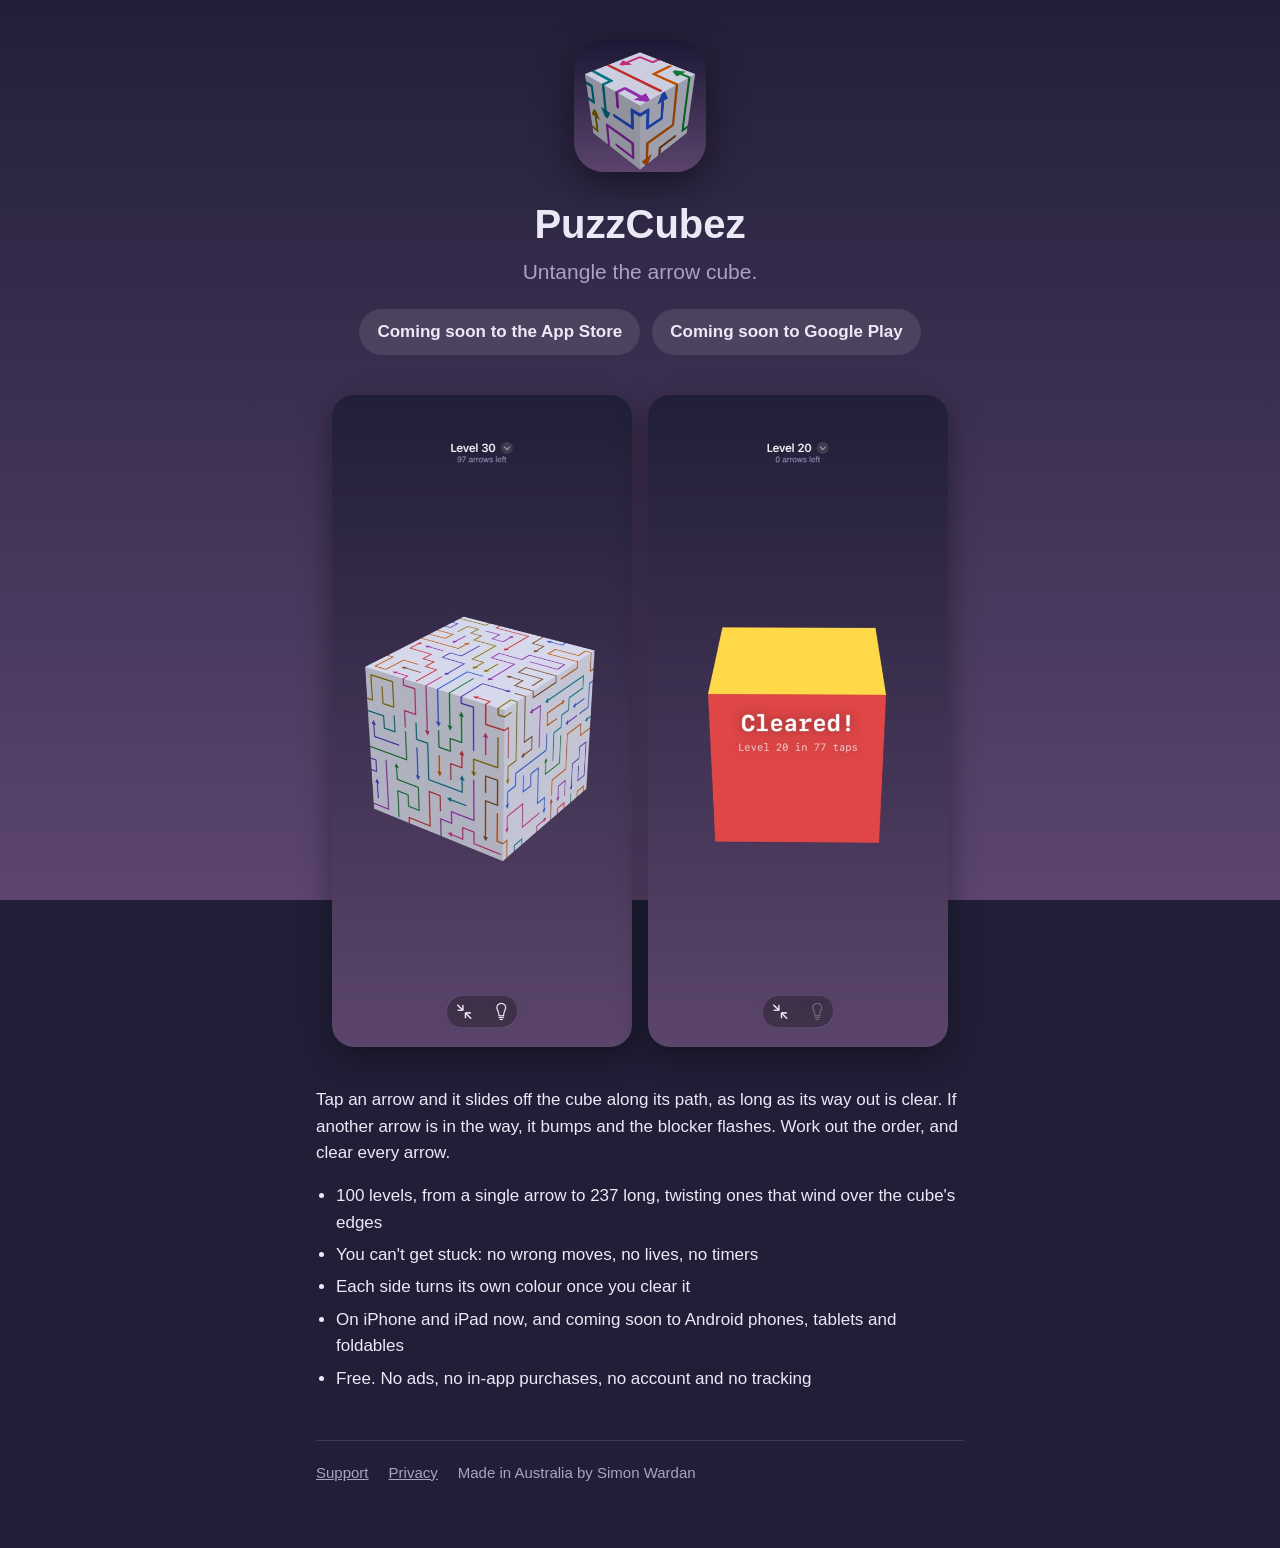
<file: site/index.html>
<!doctype html>
<html lang="en">
<head>
<meta charset="utf-8">
<meta name="viewport" content="width=device-width, initial-scale=1">
<title>PuzzCubez</title>
<meta name="description" content="A cube of arrows to untangle, 100 levels deep. Free: no ads, no lives, no timers.">
<link rel="icon" href="favicon.png">
<link rel="apple-touch-icon" href="apple-touch-icon.png">
<link rel="stylesheet" href="style.css">
</head>
<body>
<main>
<section class="hero">
<img class="icon" src="icon.png" alt="The PuzzCubez icon: a pale cube covered in coloured arrows">
<h1>PuzzCubez</h1>
<p class="tagline">Untangle the arrow cube.</p>
<div class="stores">
<a class="store" id="store" href="https://apps.apple.com/app/id6826485437" hidden><img src="app-store-badge.svg" alt="Download on the App Store" width="162" height="54"></a>
<span class="badge" id="soon">Coming soon to the App Store</span>
<span class="badge">Coming soon to Google Play</span>
</div>
</section>
<div class="shots">
<img src="1-twisty.jpg" alt="A level: a cube covered in twisting coloured arrows" width="552" height="1200">
<img src="3-finish.jpg" alt="A cleared level: each side of the cube in its own colour" width="552" height="1200">
</div>
<p>Tap an arrow and it slides off the cube along its path, as long as its way out is clear. If another arrow is in the way, it bumps and the blocker flashes. Work out the order, and clear every arrow.</p>
<ul class="features">
<li>100 levels, from a single arrow to 237 long, twisting ones that wind over the cube's edges</li>
<li>You can't get stuck: no wrong moves, no lives, no timers</li>
<li>Each side turns its own colour once you clear it</li>
<li>On iPhone and iPad now, and coming soon to Android phones, tablets and foldables</li>
<li>Free. No ads, no in-app purchases, no account and no tracking</li>
</ul>
<footer>
<a href="support">Support</a>
<a href="privacy">Privacy</a>
<span>Made in Australia by Simon Wardan</span>
</footer>
</main>
<script>
Promise.any(["us", "au"].map((country) =>
  fetch(`https://itunes.apple.com/lookup?id=6826485437&country=${country}`)
    .then((response) => response.json())
    .then((found) => found.resultCount > 0 || Promise.reject())
)).then(() => {
  document.getElementById("store").hidden = false;
  document.getElementById("soon").hidden = true;
}, () => {});
</script>
</body>
</html>
</file>
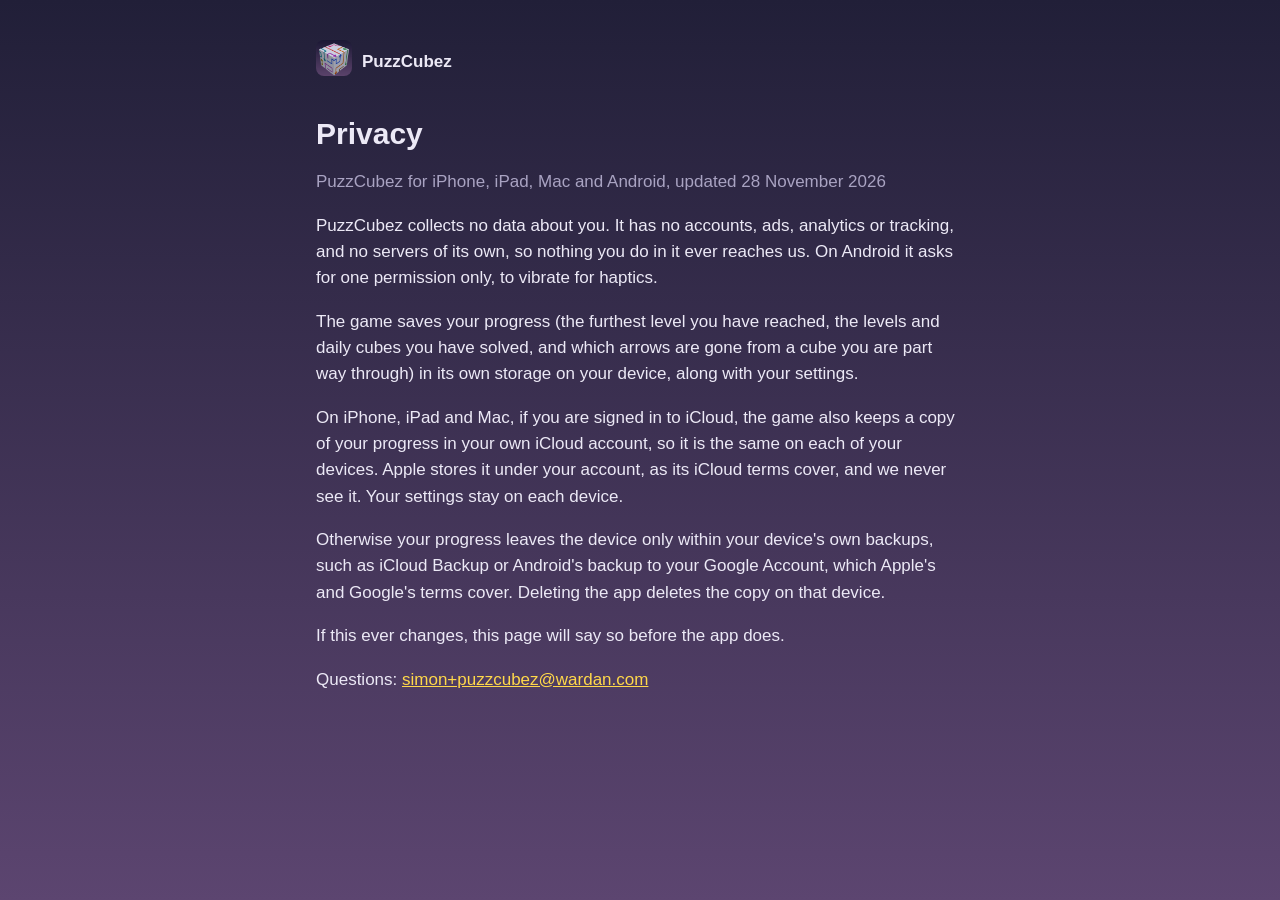
<file: site/privacy.html>
<!doctype html>
<html lang="en">
<head>
<meta charset="utf-8">
<meta name="viewport" content="width=device-width, initial-scale=1">
<title>PuzzCubez Privacy</title>
<link rel="icon" href="favicon.png">
<link rel="apple-touch-icon" href="apple-touch-icon.png">
<link rel="stylesheet" href="style.css">
</head>
<body>
<main>
<header class="bar"><a href="./"><img src="icon.png" alt=""></a><a href="./">PuzzCubez</a></header>
<h1>Privacy</h1>
<p class="muted">PuzzCubez for iPhone, iPad, Mac and Android, updated 28 November 2026</p>
<p>PuzzCubez collects no data about you. It has no accounts, ads, analytics or tracking, and no servers of its own, so nothing you do in it ever reaches us. On Android it asks for one permission only, to vibrate for haptics.</p>
<p>The game saves your progress (the furthest level you have reached, the levels and daily cubes you have solved, and which arrows are gone from a cube you are part way through) in its own storage on your device, along with your settings.</p>
<p>On iPhone, iPad and Mac, if you are signed in to iCloud, the game also keeps a copy of your progress in your own iCloud account, so it is the same on each of your devices. Apple stores it under your account, as its iCloud terms cover, and we never see it. Your settings stay on each device.</p>
<p>Otherwise your progress leaves the device only within your device's own backups, such as iCloud Backup or Android's backup to your Google Account, which Apple's and Google's terms cover. Deleting the app deletes the copy on that device.</p>
<p>If this ever changes, this page will say so before the app does.</p>
<p>Questions: <a href="mailto:simon+puzzcubez@wardan.com">simon+puzzcubez@wardan.com</a></p>
</main>
</body>
</html>
</file>
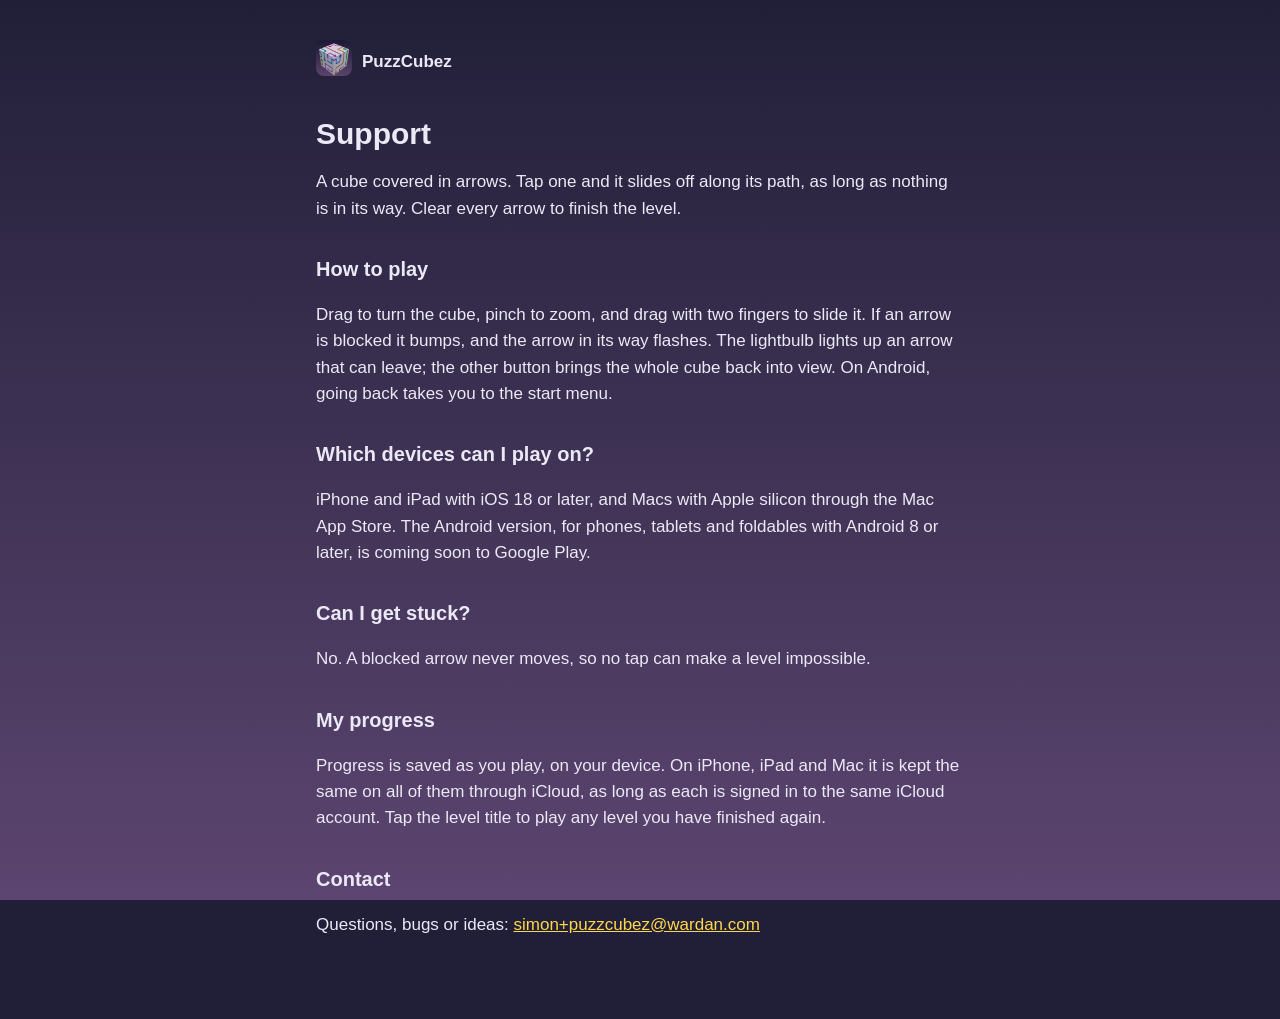
<file: site/support.html>
<!doctype html>
<html lang="en">
<head>
<meta charset="utf-8">
<meta name="viewport" content="width=device-width, initial-scale=1">
<title>PuzzCubez Support</title>
<link rel="icon" href="favicon.png">
<link rel="apple-touch-icon" href="apple-touch-icon.png">
<link rel="stylesheet" href="style.css">
</head>
<body>
<main>
<header class="bar"><a href="./"><img src="icon.png" alt=""></a><a href="./">PuzzCubez</a></header>
<h1>Support</h1>
<p>A cube covered in arrows. Tap one and it slides off along its path, as long as nothing is in its way. Clear every arrow to finish the level.</p>
<h2>How to play</h2>
<p>Drag to turn the cube, pinch to zoom, and drag with two fingers to slide it. If an arrow is blocked it bumps, and the arrow in its way flashes. The lightbulb lights up an arrow that can leave; the other button brings the whole cube back into view. On Android, going back takes you to the start menu.</p>
<h2>Which devices can I play on?</h2>
<p>iPhone and iPad with iOS 18 or later, and Macs with Apple silicon through the Mac App Store. The Android version, for phones, tablets and foldables with Android 8 or later, is coming soon to Google Play.</p>
<h2>Can I get stuck?</h2>
<p>No. A blocked arrow never moves, so no tap can make a level impossible.</p>
<h2>My progress</h2>
<p>Progress is saved as you play, on your device. On iPhone, iPad and Mac it is kept the same on all of them through iCloud, as long as each is signed in to the same iCloud account. Tap the level title to play any level you have finished again.</p>
<h2>Contact</h2>
<p>Questions, bugs or ideas: <a href="mailto:simon+puzzcubez@wardan.com">simon+puzzcubez@wardan.com</a></p>
</main>
</body>
</html>
</file>
<file: site/style.css>
:root {
  color-scheme: dark;
  --sky-top: #211f38;
  --sky-bottom: #5c4570;
  --text: #ece9f6;
  --muted: #a9a3c2;
  --accent: #ffd84a;
}
* { box-sizing: border-box; }
html { background: var(--sky-top); }
body {
  margin: 0;
  min-height: 100vh;
  background: linear-gradient(var(--sky-top), var(--sky-bottom)) fixed;
  color: var(--text);
  font: 17px/1.55 -apple-system, BlinkMacSystemFont, "Helvetica Neue", Helvetica, Arial, sans-serif;
}
main { max-width: 680px; margin: 0 auto; padding: 40px 16px 64px; }
a { color: var(--accent); }
header.bar { display: flex; align-items: center; gap: 10px; margin-bottom: 32px; }
header.bar img { width: 36px; height: 36px; border-radius: 8px; }
header.bar a { color: var(--text); text-decoration: none; font-weight: 600; }
h1 { font-size: 30px; line-height: 1.2; margin: 0 0 8px; }
h2 { font-size: 20px; margin: 32px 0 8px; }
p.muted, .muted { color: var(--muted); }
.hero { text-align: center; }
.hero img.icon { width: 132px; height: 132px; border-radius: 30px; box-shadow: 0 12px 40px rgba(0, 0, 0, 0.45); }
.hero h1 { font-size: 40px; margin-top: 20px; }
.hero .tagline { font-size: 21px; color: var(--muted); margin: 0 0 20px; }
.stores { display: flex; flex-wrap: wrap; justify-content: center; align-items: center; gap: 12px; }
.store img { display: block; height: 54px; width: auto; }
[hidden] { display: none !important; }
.badge { display: inline-block; padding: 10px 18px; border-radius: 999px; background: rgba(255, 255, 255, 0.1); color: var(--text); font-weight: 600; }
.shots { display: flex; gap: 16px; justify-content: center; margin: 40px 0; }
.shots img { width: calc(50% - 8px); max-width: 300px; height: auto; border-radius: 22px; box-shadow: 0 10px 32px rgba(0, 0, 0, 0.4); }
ul.features { padding-left: 20px; }
ul.features li { margin: 6px 0; }
footer { margin-top: 48px; padding-top: 20px; border-top: 1px solid rgba(255, 255, 255, 0.12); color: var(--muted); font-size: 15px; display: flex; flex-wrap: wrap; gap: 8px 20px; }
footer a { color: var(--muted); }
</file>
